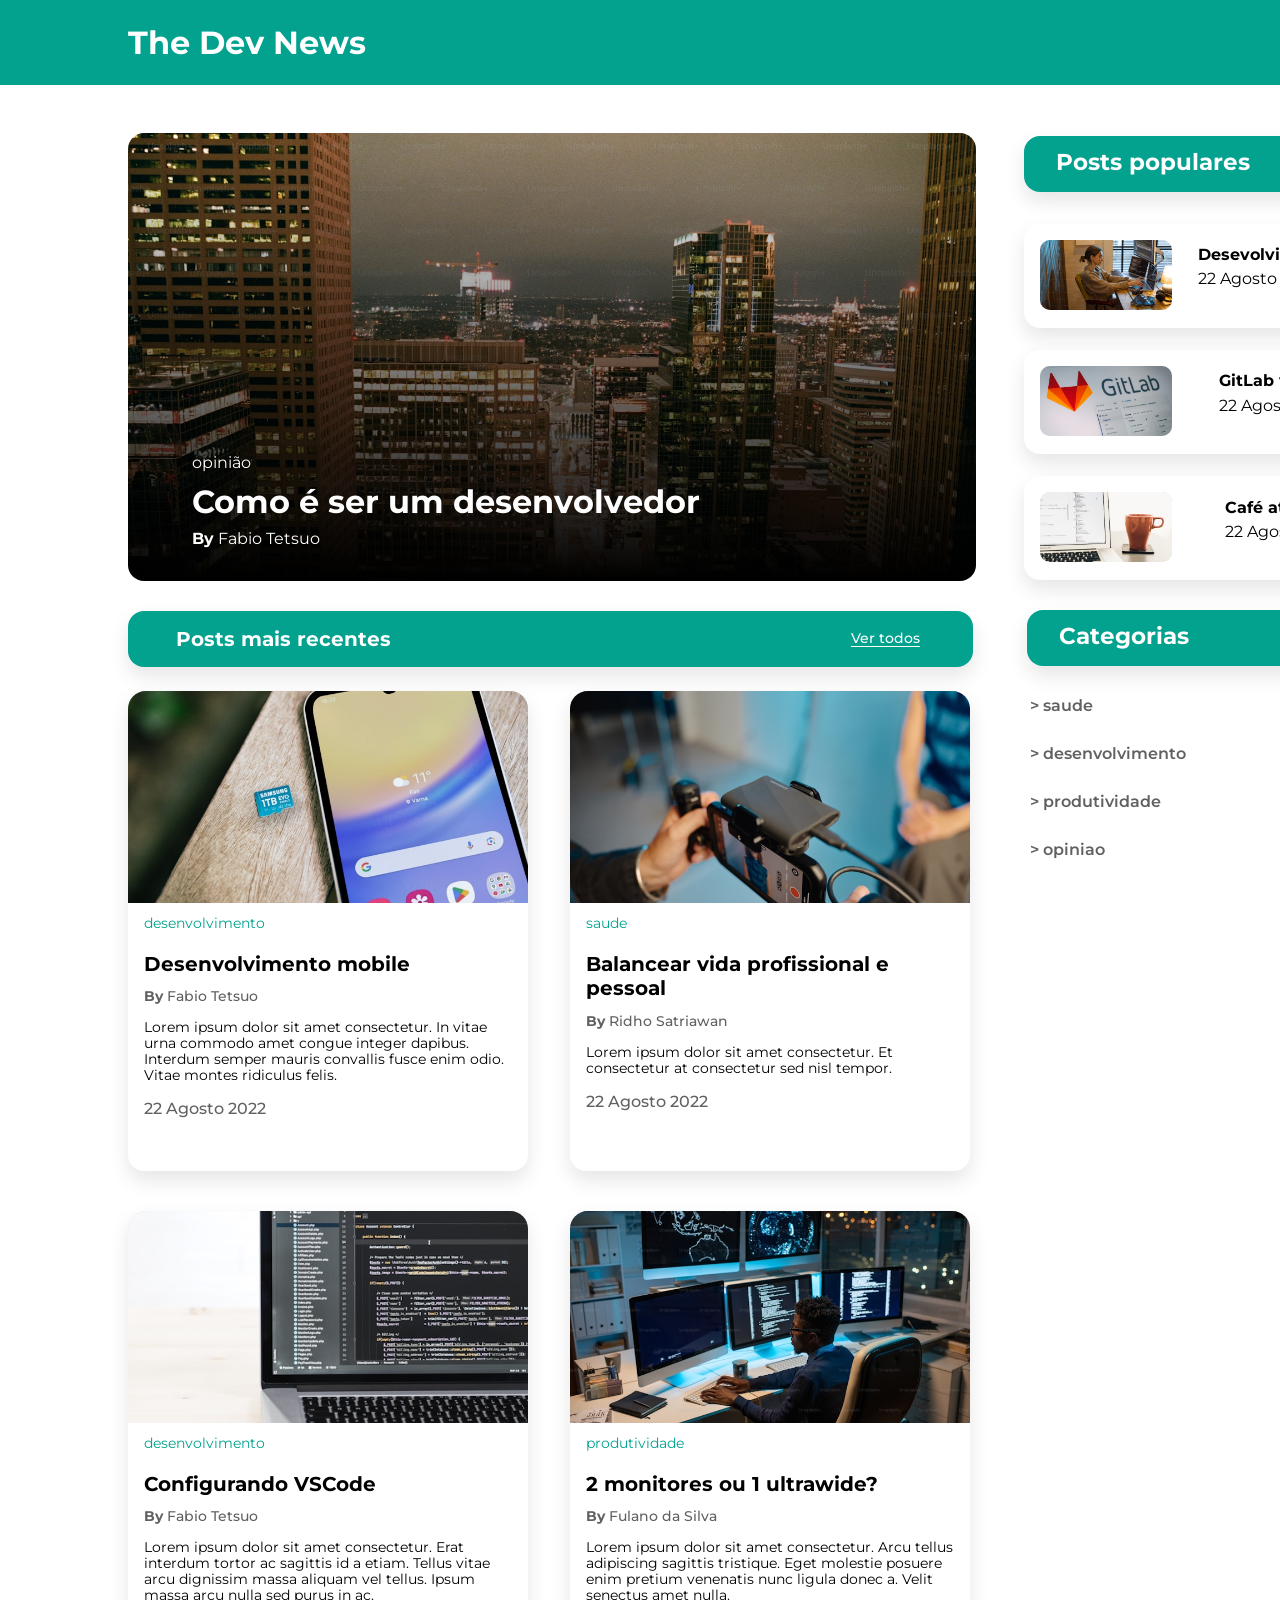
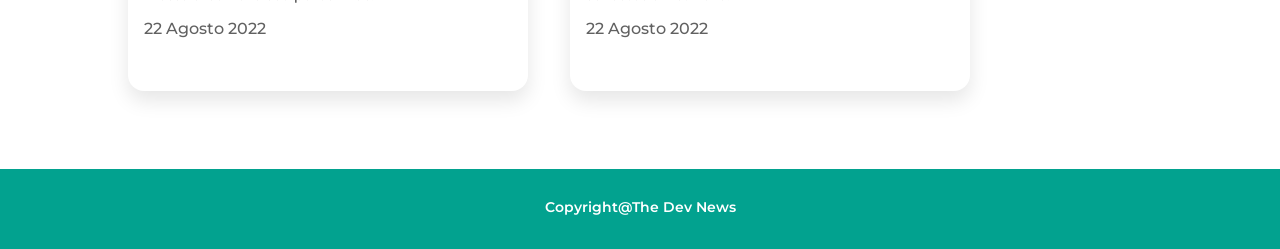
<file: index.html>
<!DOCTYPE html>
<html lang="pt-br">
<head>
    <meta charset="UTF-8">
    <meta name="viewport" content="width=device-width, initial-scale=1.0">
    <link rel="stylesheet" href="style.css">

    <link rel="preconnect" href="https://fonts.googleapis.com">
    <link rel="preconnect" href="https://fonts.gstatic.com" crossorigin>
    <link href="https://fonts.googleapis.com/css2?family=Montserrat:ital,wght@0,100..900;1,100..900&display=swap" rel="stylesheet">

    <title> Desafio 02 DNC </title>
</head>
<body>
    <main>

        <!--CABEÇALHO-->
    <header class="borda-azul">
        <h1 id="titulo-cabecalho"> The Dev News </h1>
    </header>

    <section class="principal">

    <section class="divisão-principal">

        <!--BANNER-->
    <section class="banner">
        <div>
            <p id="nome-banner">opinião</p>
            <h2 id="titulo-banner">Como é ser um desenvolvedor</h2>
            <p id="texto-banner"> <b>By</b> Fabio Tetsuo</p>
        </div>
    </section>

    <!--POSTS POPULARES-->

    <section class="sidebar">
   
        <section class="barra-secao-posts">
                <h3 id="titulo-post-popular"> Posts populares </h3>
        </section>
    
        <section class="lista-posts">
            <div class="item-popular">
                <img class="imagem-posts-populares" src="imagens/desenvolvimento-atual.svg" alt="">
                <div> 
                <h4 class="titulos-posts">Desevolvimento atual</h4>
                <p class="data-posts">22 Agosto 2022</p>
                </div>
            </div>
    
            <div class="item-popular">
                <img class="imagem-posts-populares" src="imagens/gitlab.svg" alt="">
                <div>
                <h4 class="titulos-posts">GitLab vs GitHub</h4>
                <p class="data-posts">22 Agosto 2022</p>
                </div>
            </div>
    
            <div class="item-popular">
                <img class="imagem-posts-populares" src="imagens/cafe.svg" alt="">
                <div> 
                <h4 class="titulos-posts">Café atrapalha?</h4>
                <p class="data-posts">22 Agosto 2022</p>
                </div>
            </div>
    
        </section>
    </section>
    </section>


    <!--POSTS RECENTES-->

    <section class="divisao-secundaria">

    <section class="secao-posts-recentes">

        <section class="barra-secao">
            <div class="posts-recentes">
                <h3 id="titulo-recentes"> Posts mais recentes </h3>
                <p id="link-recentes"> <u>Ver todos</u> </p>
            </div>
        </section>
    
        <section class="secao-cards">
    
            <div class="card">
    
                <img src="imagens/desenvolvimento-mobile.svg" alt="">
                <div class="conteudo-card">
                    <p class="genero"> desenvolvimento </p>
                    <h3 class="titulo-artigo">Desenvolvimento mobile</h3>
                    <p class="autor-artigo"> <b>By</b> Fabio Tetsuo</p>
                    <p class="texto-artigos"> Lorem ipsum dolor sit amet consectetur. 
                        In vitae urna commodo amet congue integer 
                        dapibus. Interdum semper mauris convallis 
                        fusce enim odio. Vitae montes ridiculus felis.</p>
                    <p class="data">22 Agosto 2022</p>
                </div>
    
            </div>
    
            <div class="card">
    
                <img src="imagens/balancear.svg" alt="">
                <div class="conteudo-card">
                    <p class="genero">saude</p>
                    <h3 class="titulo-artigo">Balancear vida profissional e <br>
                         pessoal</h3>
                    <p class="autor-artigo"> <b>By</b> Ridho Satriawan</p>
                    <p class="texto-artigos"> Lorem ipsum dolor sit amet consectetur. Et <br>
                        consectetur at consectetur sed nisl tempor.</p>
                    <p class="data">22 Agosto 2022</p>
                </div>
                
            </div>
    
            <div class="card">
    
                <img src="imagens/configurando.svg" alt="">
                <div class="conteudo-card">
                    <p class="genero">desenvolvimento</p>
                    <h3 class="titulo-artigo">Configurando VSCode</h3>
                    <p class="autor-artigo"><b>By</b> Fabio Tetsuo</p>
                    <p class="texto-artigos"> Lorem ipsum dolor sit amet consectetur. Erat 
                        interdum tortor ac sagittis id a etiam. Tellus 
                        vitae arcu dignissim massa aliquam vel tellus.
                        Ipsum massa arcu nulla sed purus in ac.</p>
                    <p class="data">22 Agosto 2022</p>
                </div>
               
            </div>
    
            <div class="card">
    
                <img src="imagens/monitores.svg" alt="">
                <div class="conteudo-card">
                    <p class="genero">produtividade</p>
                    <h3 class="titulo-artigo">2 monitores ou 1 ultrawide?</h3>
                    <p class="autor-artigo"><b>By</b> Fulano da Silva</p>
                    <p class="texto-artigos"> Lorem ipsum dolor sit amet consectetur. Arcu 
                        tellus adipiscing sagittis tristique. Eget 
                        molestie posuere enim pretium venenatis 
                        nunc ligula donec a. Velit senectus amet nulla.</p>
                    <p class="data">22 Agosto 2022</p>
        
                </div>
                
            </div>
        </section>

    </section>

    <!--CATEGORIAS-->

    <section class="categorias">
        <section class="barra-secao-categorias">
            <h3 id="titulo-categorias">Categorias</h3>
        </section>

        <section class="lista-categorias">
            <div class="topicos">
                <p class="titulos-topicos">> saude</p>
                <p class="numeros">(1)</p>
            </div>
            <div class="topicos">
                <p class="titulos-topicos">> desenvolvimento</p>
                <p class="numeros">(2)</p>
            </div>
            <div class="topicos">
                <p class="titulos-topicos">> produtividade</p>
                <p class="numeros">(2)</p>
            </div>
            <div class="topicos">
                <p class="titulos-topicos">> opiniao</p>
                <p class="numeros">(1)</p>
            </div>
        </section>
    </section>

    </section>

    </section>

    <footer>
        <p id="texto-rodape"> Copyright@The Dev News </p>
    </footer>

    </main>
    
</body>
</html>
</file>
<file: style.css>
html {

    font-size: 16px;
}

body {

    margin: 0;
    box-sizing: border-box;
    width: 100%;
    height: 100%;
    font-family: "Montserrat";
}


.borda-azul {

    background-color: #02A28F;
    color: #FFFFFF;
    padding: 0.1rem 8rem;

}

.principal {

    padding: 3rem 8rem;


}

.banner {

    background-image: linear-gradient(180deg, rgba(102, 102, 102, 0) 0%, #000000 100%), url(imagens/opiniao.jfif);
    background-size: cover;
    width: 45rem;
    height: 20rem;
    border-radius: 1rem;
    background-repeat: no-repeat;
    padding: 4rem;
    color: #FFFFFF;
    cursor: pointer;

}


#nome-banner {

 font-weight: 400;
 font-size: 1rem;
 line-height: 1.2rem;
 margin-top: 16rem;
 margin-bottom: -1rem;

}

#titulo-banner {

    font-weight: 700;
    font-size: 2rem;
    line-height: 2.4rem;
    margin-bottom: -.5rem;
    

}

#texto-banner {

    font-weight: 400;
    font-size: 1rem;
    line-height: 1.2rem;

}

.secao-posts-recentes {

    margin-top: -1.5rem;

}

.barra-secao {

    background-color: #02A28F;
    color: #FFFFFF;
    border-radius: 1rem;
    width: 52.8rem;
    height: 3.5rem;
    box-shadow: 0rem .6rem 1.25rem 0rem #0000001A;

  

}

#titulo-recentes {

    font-weight: 700;
    font-size: 1.25rem;
    line-height: 100%;
    

}

#link-recentes {

    font-weight: 500;
    font-size: 0.87rem;
    line-height: 100%;
    text-decoration-style: solid;
    

}

.posts-recentes {

    width: 46.5rem;
    height: 3.5rem;
    justify-content: space-between;
    border-radius: 0.5rem;
    display: flex;
    margin-top: 2rem;
    margin-left: 3rem;
    align-items: center;
}

#titulo-recentes {

    font-weight: 700;
    font-size: 1.25rem;
    line-height: 1,5rem;

}

#link-recentes {

    text-decoration: underline;
    text-underline-offset: 0.2rem;
    cursor: pointer;

}

.secao-cards {

    display: grid;
    grid-template-columns: repeat(2,1fr);
    margin-right: 24rem;

}

.card {

    border-radius: 1rem;
    background-color: #FFFFFF;
    box-shadow: 0rem .6rem 1.25rem 0rem #0000001A;
    width: 25rem;
    height: 30rem;
    margin-top: 1.5rem;
    margin-bottom: 1rem;
    margin-right: 2.6rem;
    cursor: pointer;
    transition: 0.5s ease-in-out , transform 0.5s;
}

.card:hover {

    transform: scale(1.02);

}

.card img {

    width: 100%;
}

.conteudo-card {

    padding: 1rem;
    align-items: center;
    text-align: left;
    justify-content: center;

}

.genero {

    font-weight: 400;
    font-size: 0.87rem;
    line-height: 1.07rem;
    color: #02A28F;  
    margin-top: -0.5rem;
}

.titulo-artigo {

    font-weight: 700;
    font-size: 1.25rem;
    line-height: 1.52rem;
    color: #000000;

} 

.autor-artigo {

    font-weight: 500;
    font-size: 0.87rem;
    line-height: 1.07rem;
    color: #616161; 
    margin-top: -0.5rem;  

}

.texto-artigos {

    font-weight: 400;
    font-size: 0.87rem;
    line-height: 1rem;
    letter-spacing: 0%;
    color: #000000; 
}

.data {

    font-weight: 500;
    font-size: 0.87;
    line-height: 1,07rem;
    color: #616161; 

}

.divisão-principal{

    display: grid;
    grid-template-columns: 2fr 1fr;

}

.sidebar {

    margin-left: 3rem;

}

.barra-secao-posts {

    width: 25rem;
    margin-bottom: 2rem;
    margin-top: -1.3rem;
    background-color: #02A28F;
    color: #FFFFFF;
    border-radius: 1rem;
    height: 3.5rem;
    justify-content: center;   
    font-weight: 700;
    font-size: 1.25rem;
    line-height: 100%;
    box-shadow: 0rem .6rem 1.25rem 0rem #0000001A;

    

}

#titulo-post-popular {

    margin-left: 1rem;
    padding: 1rem;

}

.item-popular {

    display: grid;
    grid-auto-flow: column;
    columns: auto;
    border-radius: 1rem;
    background-color: #FFFFFF;
    box-shadow: 0rem .6rem 1.25rem 0rem #0000001A;
    margin-bottom: 1.4rem;
    width: 25rem;
    height: 6.5rem;
    text-align: left;
    align-items: start;
    transition: 0.5s ease-in-out , transform 0.5s;
    cursor: pointer;

}

.item-popular:hover {

    transform: scale(1.02);


}

.imagem-posts-populares {

    padding: 1rem;

}

.titulos-posts {

    margin-left: -2rem ;

}

.data-posts {

    margin-left: -2rem ;
    margin-top: -1rem;
   

}

.divisao-secundaria {

    display: grid;
    grid-template-columns: 2fr 1fr;

}

.categorias {

    margin-left: -23rem;

}

.barra-secao-categorias {

    width: 25rem;
    margin-bottom: 1rem;
    margin-top: -1rem;
    background-color: #02A28F;
    color: #FFFFFF;
    border-radius: 1rem;
    height: 3.5rem;
    justify-content: center;
    font-weight: 700;
    font-size: 1.25rem;
    line-height: 100%;
    box-shadow: 0rem .6rem 1.25rem 0rem #0000001A;

    

}

#titulo-categorias {

    padding: 1rem;
    margin-left: 1rem;


}

.topicos {

    display: grid;
    grid-template-columns: 2fr 1fr;
    color: #616161;
    font-weight: 600;
    font-size: 1rem;
    line-height: 100%;
    margin-left: .2rem;
    cursor: pointer;
    transition: 0.5s ease-in-out , transform 0.5s;

}

.topicos:hover {

    transform: scale(1.02);


}


.numeros {

    margin-left: 7rem;

}

footer {

background-color: #02A28F;
color: #FFFFFF;
text-align: center;
justify-content: center;
align-items: center;
height: 5rem;

}

#texto-rodape {

    padding: 2rem;
    font-weight: 600;
    font-size: 0.87rem;
    line-height: 100%;
    


}

@media only screen and (min-width:768px) and (max-width:1023px) {


    html {

        font-size: 16px;
    }
    
    body {
    
        margin: 0;
        box-sizing: border-box;
        width: 100%;
        height: 100%;
        font-family: "Montserrat";
    }
    
    
    .borda-azul {
    
        background-color: #02A28F;
        color: #FFFFFF;
        padding: 0.1rem 8rem;
        width: 75rem;
        height: 10rem;
    
    }

    #titulo-cabecalho {

        font-size: 3rem;
        text-align: center;
        justify-content: center;
        margin-top: 3rem;

    }
    
    .principal {
    
        padding: 3rem 4rem;
    
    
    }
    
    .banner {
    
        background-image: linear-gradient(180deg, rgba(102, 102, 102, 0) 0%, #000000 100%), url(imagens/opiniao.jfif);
        background-size: cover;
        width: 75.5rem;
        height: 30rem;
        border-radius: 1rem;
        background-repeat: no-repeat;
        padding: 4rem;
        color: #FFFFFF;
        cursor: pointer;
    
    }
    
    
    #nome-banner {
    
     font-weight: 400;
     font-size: 2rem;
     line-height: 1.2rem;
     margin-top: 22rem;
     margin-bottom: -1rem;
    
    }
    
    #titulo-banner {
    
        font-weight: 700;
        font-size: 3rem;
        line-height: 2.4rem;
        margin-bottom: -.5rem;
        
    
    }
    
    #texto-banner {
    
        font-weight: 400;
        font-size: 2rem;
        line-height: 1.2rem;
    
    }
    
    .secao-posts-recentes {
    
        margin-top: -1.5rem;
    
    }
    
    .barra-secao {
    
        background-color: #02A28F;
        color: #FFFFFF;
        border-radius: 1rem;
        width: 83rem;
        height: 5rem;
        box-shadow: 0rem .6rem 1.25rem 0rem #0000001A;
    
      
    
    }
    
    #titulo-recentes {
    
        font-weight: 700;
        font-size: 2rem;
        
        
    
    }
    
    #link-recentes {
    
        font-weight: 500;
        font-size: 1.5rem;
        line-height: 100%;
        text-decoration-style: solid;
        margin-right: -24rem;
    
    }
    
    .posts-recentes {
    
        width: 46.5rem;
        height: 3.5rem;
        justify-content: space-between;
        border-radius: 0.5rem;
        display: flex;
        margin-top: 2rem;
        margin-left: 5rem;
        padding: 0.5rem;
        align-items: center;
    }
    
    
    #link-recentes {
    
        text-decoration: underline;
        text-underline-offset: 0.2rem;
        cursor: pointer;
    
    }
    
    .secao-cards {
    
        display: grid;
        grid-template-columns: repeat(2,1fr);
    
    }
    
    .card {
    
        border-radius: 1rem;
        background-color: #FFFFFF;
        box-shadow: 0rem .6rem 1.25rem 0rem #0000001A;
        width: 40rem;
        height: 48rem;
        margin-top: 1.5rem;
        margin-bottom: 1rem;
        margin-right: 3rem;
        cursor: pointer;
        transition: 0.5s ease-in-out , transform 0.5s;
    }
    
    .card:hover {
    
        transform: scale(1.02);
    
    }
    
    .card img {
    
        width: 100%;
    }
    
    .conteudo-card {
    
        padding: 2rem;
        align-items: center;
        text-align: left;
        justify-content: center;
    
    }
    
    .genero {
    
        font-weight: 400;
        font-size: 1.5rem;
        line-height: 1.07rem;
        color: #02A28F;  
        margin-top: 1rem;
    }
    
    .titulo-artigo {
    
        font-weight: 700;
        font-size: 2rem;
        line-height: 2rem;
        color: #000000;
    
    } 
    
    .autor-artigo {
    
        font-weight: 500;
        font-size: 1.5rem;
        line-height: 1.5rem;
        color: #616161; 
        margin-top: -0.5rem;  
    
    }
    
    .texto-artigos {
    
        font-weight: 400;
        font-size: 1.5rem;
        line-height: 1.7rem;
        letter-spacing: 0%;
        color: #000000; 
    }
    
    .data {
    
        font-weight: 500;
        font-size: 1.5rem;
        line-height: 1.5rem;
        color: #616161; 
    
    }
    
    .divisão-principal{
    
        display:flex;
        flex-direction: column;    
    }
    
    .sidebar {

        margin-left: 0;

    }
    
    .barra-secao-posts {
    
        width: 83rem;
        margin-bottom: 2rem;
        margin-top: 2rem;
        background-color: #02A28F;
        color: #FFFFFF;
        border-radius: 1rem;
        height: 5rem;
        justify-content: center;   
        font-weight: 700;
        font-size: 1.25rem;
        line-height: 100%;
        box-shadow: 0rem .6rem 1.25rem 0rem #0000001A;
    
        
    
    }
    
    #titulo-post-popular {
    
        text-align: center;
        justify-content: center;
        font-size: 2rem;
        padding: 1.7rem;
    
    }
    
    .item-popular {
    
        display: grid;
        grid-auto-flow: column;
        columns: auto;
        border-radius: 1rem;
        background-color: #FFFFFF;
        box-shadow: 0rem .6rem 1.25rem 0rem #0000001A;
        margin-bottom: 1.4rem;
        width: 83rem;
        height: 10rem;
        text-align: left;
        align-items: start;
        transition: 0.5s ease-in-out , transform 0.5s;
        cursor: pointer;
    
    }
    
    .item-popular:hover {
    
        transform: scale(1.02);
    
    
    }
    
    .imagem-posts-populares {
    
        padding: 1rem;
        margin-top: -1rem;
        width: 15rem ;
        height: 10rem;
    
    }
    
    .titulos-posts {
    
        margin-left: -28rem;
        margin-top: 2rem;
        font-size: 1.8rem;
    
    }
    
    .data-posts {
    
        margin-left: -28rem;
        margin-top: -1rem;
        font-size: 1.5rem;
       
    
    }
    
    .divisao-secundaria {
    
        display: flex;
        flex-direction: column;    
    }
    
    .categorias {
    
        margin-left: 0rem;
    
    }
    
    .barra-secao-categorias {
    
        width: 83rem;
        margin-bottom: 1rem;
        margin-top: -1rem;
        background-color: #02A28F;
        color: #FFFFFF;
        border-radius: 1rem;
        height: 5rem;
        justify-content: center;
        font-weight: 700;
        font-size: 1.25rem;
        line-height: 100%;
        box-shadow: 0rem .6rem 1.25rem 0rem #0000001A;
    
        
    
    }
    
    #titulo-categorias {
    
        padding: 1.5rem;
        font-size: 2rem;
        text-align: center;
        justify-content: center;
    
    
    }
    
    .topicos {
    
        width: 82rem;
        display: grid;
        grid-template-columns: 2fr 1fr;
        color: #616161;
        font-weight: 600;
        font-size: 1.7rem;
        line-height: 2rem;
        margin-left: 0.5rem;
        cursor: pointer;
        transition: 0.5s ease-in-out , transform 0.5s;
    
    }
    
    .topicos:hover {
    
        transform: scale(1.02);
    
    
    }
    
    
    .numeros {
    
        margin-left: 40rem;

    }
    
    footer {
    
    background-color: #02A28F;
    color: #FFFFFF;
    text-align: center;
    justify-content: center;
    align-items: center;
    width: 91rem;
    height: 10rem;
    
    }
    
    #texto-rodape {
    
        padding: 4rem;
        font-weight: 600;
        font-size: 1.8rem;
        line-height: 100%;
        
    
    
    }



}

@media only screen and (max-width:767px) {

    html {

        font-size: 16px;
    }
    
    body {
    
        margin: 0;
        box-sizing: border-box;
        width: 100%;
        height: 100%;
        font-family: "Montserrat";
    }
    
    
    .borda-azul {
    
        background-color: #02A28F;
        color: #FFFFFF;
        width: 64rem;
        height: 15rem;
    
    }

    #titulo-cabecalho {

        font-weight: 700;
        font-size: 5rem;
        line-height: 100%;
        letter-spacing: 0%;
        text-align: center;
        justify-content: center;
        margin-top: 5rem;
        

    }
    
    .principal {
    
        padding: 2rem 2rem;
    
    }
    
    .banner {
    
        background-image: linear-gradient(180deg, rgba(102, 102, 102, 0) 0%, #000000 100%), url(imagens/opiniao.jfif);
        background-size: cover;
        width: 68rem;
        height: 70rem;
        border-radius: 2rem;
        background-repeat: no-repeat;
        color: #FFFFFF;
        cursor: pointer;
    
    }
    
    
    #nome-banner {
    
     font-weight: 400;
     font-size: 3rem;
     line-height: 1.2rem;
     margin-top: 48rem;
     margin-bottom: -1rem;
    
    }
    
    #titulo-banner {
    
        font-weight: 700;
        font-size: 5rem;
        line-height: 5.5rem;
        margin-bottom: -.5rem;
        
    
    }
    
    #texto-banner {
    
        font-weight: 400;
        font-size: 3rem;
        line-height: 1.2rem;
    
    }
    
    .secao-posts-recentes {
    
        margin-top: -1rem;
        
    }
    
    .barra-secao {
    
        background-color: #02A28F;
        color: #FFFFFF;
        border-radius: 2rem;
        width: 75rem;
        height: 8rem;
        box-shadow: 0rem .6rem 1.25rem 0rem #0000001A;
    
      
    
    }
    
    #titulo-recentes {

        font-weight: 700;
        font-size: 4rem;
        line-height: 100%;
        margin-top: -1rem;        
    
    }
    

    #link-recentes {
    
        font-weight: 500;
        font-size: 3rem;
        line-height: 100%;
        text-decoration-style: solid;
        margin-top: -1rem;
        
    
    }
    
    .posts-recentes {
    
        width: 67rem;
        height: 10rem;
        justify-content: space-between;
        border-radius: 2rem;
        display: flex;
        margin-top: 2rem;
        margin-left: 3rem;
        align-items: center;
        padding: 1rem;

    }
    
    
    #link-recentes {
    
        text-decoration: underline;
        text-underline-offset: 0.2rem;
        cursor: pointer;
    
    }
    
    .secao-cards {
    
        display: flex;    
        flex-direction: column;

    }
    
    .card {
    
        border-radius: 2rem;
        background-color: #FFFFFF;
        box-shadow: 0rem .6rem 1.25rem 0rem #0000001A;
        width: 75rem;
        height: 85rem;
        margin-top: 3rem;
        margin-bottom: 2rem;
        margin-left: -1rem;
        cursor: pointer;
        transition: 0.5s ease-in-out , transform 0.5s;
        padding: 1rem;
        
    }
    
    .card:hover {
    
        transform: scale(1.02);
    
    }
    
    .card img {
    
        width: 100%;
    }
    
    .conteudo-card {
    
        padding: 3rem;
        align-items: center;
        text-align: left;
        justify-content: center;

    
    }
    
    .genero {
    
        font-weight: 400;
        font-size: 3rem;
        line-height: 3rem;
        color: #02A28F;  
        margin-top: -0.5rem;
    }
    
    .titulo-artigo {
    
        font-weight: 700;
        font-size: 4rem;
        line-height: 4rem;
        color: #000000;
        margin-top: -1rem;
    
    } 
    
    .autor-artigo {
    
        font-weight: 500;
        font-size: 3rem;
        line-height: 1.07rem;
        color: #616161; 
        margin-top: -0.5rem;  
    
    }
    
    .texto-artigos {
    
        width: 70rem;
        font-weight: 400;
        font-size: 3rem;
        line-height: 4rem;
        color: #000000; 
    }
    
    .data {
    
        font-weight: 500;
        font-size: 3rem;
        line-height: 1.07rem;
        color: #616161; 
    
    }
    
    .divisão-principal{
    
        display: flex; 
        flex-direction: column;   
    }
    
    .sidebar {
    
        margin-left: 3rem;
    
    }
    
    .barra-secao-posts {
    
        width: 75rem;
        margin-bottom: 2rem;
        margin-top: 3rem;
        background-color: #02A28F;
        color: #FFFFFF;
        border-radius: 2rem;
        height: 8rem;
        justify-content: center;   
        font-weight: 700;
        font-size: 1.25rem;
        line-height: 100%;
        box-shadow: 0rem .6rem 1.25rem 0rem #0000001A;
        margin-left: -2.5rem;
    
        
    
    }
    
    #titulo-post-popular {
    
        margin-left: 1rem;
        padding: 3rem;
        font-size: 4rem;
        text-align: center;
        justify-content: center;
    
    }
    
    .item-popular {
    
        display: grid;
        grid-auto-flow: column;
        columns: auto;
        border-radius: 1rem;
        background-color: #FFFFFF;
        box-shadow: 0rem .6rem 1.25rem 0rem #0000001A;
        margin-bottom: 4rem;
        width: 75rem;
        height: 20rem;
        text-align: left;
        align-items: start;
        transition: 0.5s ease-in-out , transform 0.5s;
        cursor: pointer;
        margin-left: -2.5rem;
    
    }
    
    .item-popular:hover {
    
        transform: scale(1.02);
    
    
    }
    
    .imagem-posts-populares {
    
        padding: 1rem;
        width: 28rem;  
        height: 26rem;  
        margin-top: -4rem;
        margin-left: 2rem;
    }
    
    .titulos-posts {
    
        margin-left: -2rem ;
        font-size: 3rem;
    
    }
    
    .data-posts {
    
        margin-left: -2rem ;
        margin-top: -1rem;
       font-size: 2.5rem;
    
    }
    
    .divisao-secundaria {
    
        display: flex;
        flex-direction: column;
    
    }
    
    
    .barra-secao-categorias {
    
        width: 76rem;
        margin-bottom: 1rem;
        margin-top: -2rem;
        margin-left: 23rem;
        background-color: #02A28F;
        color: #FFFFFF;
        border-radius: 2rem;
        height: 8rem;
        justify-content: center;
        font-weight: 700;
        font-size: 1.25rem;
        line-height: 100%;
        box-shadow: 0rem .6rem 1.25rem 0rem #0000001A;
    
        
    
    }
    
    #titulo-categorias {
    
        padding: 3rem;
        margin-left: 1rem;
        font-size: 4rem;
        text-align: center;
        justify-content: center;
    
    
    }
    
    .topicos {
    
        width: 70rem;
        display: grid;
        grid-template-columns: 2fr 1fr;
        color: #616161;
        font-weight: 600;
        font-size: 3rem;
        line-height: 2rem;
        margin-left: 26rem;
        cursor: pointer;
        transition: 0.5s ease-in-out , transform 0.5s;
    
    }
    
    .topicos:hover {
    
        transform: scale(1.02);
    
    
    }

    .numeros {

        margin-left: 30rem;

    }
    
    
    footer {
    
    background-color: #02A28F;
    color: #FFFFFF;
    text-align: center;
    justify-content: center;
    align-items: center;
    width: 80rem;
    height: 12rem;
    
    }
    
    #texto-rodape {
    
        padding: 4rem;
        font-weight: 600;
        font-size: 3rem;
        line-height: 100%;
        
    
    
    }



}
</file>
